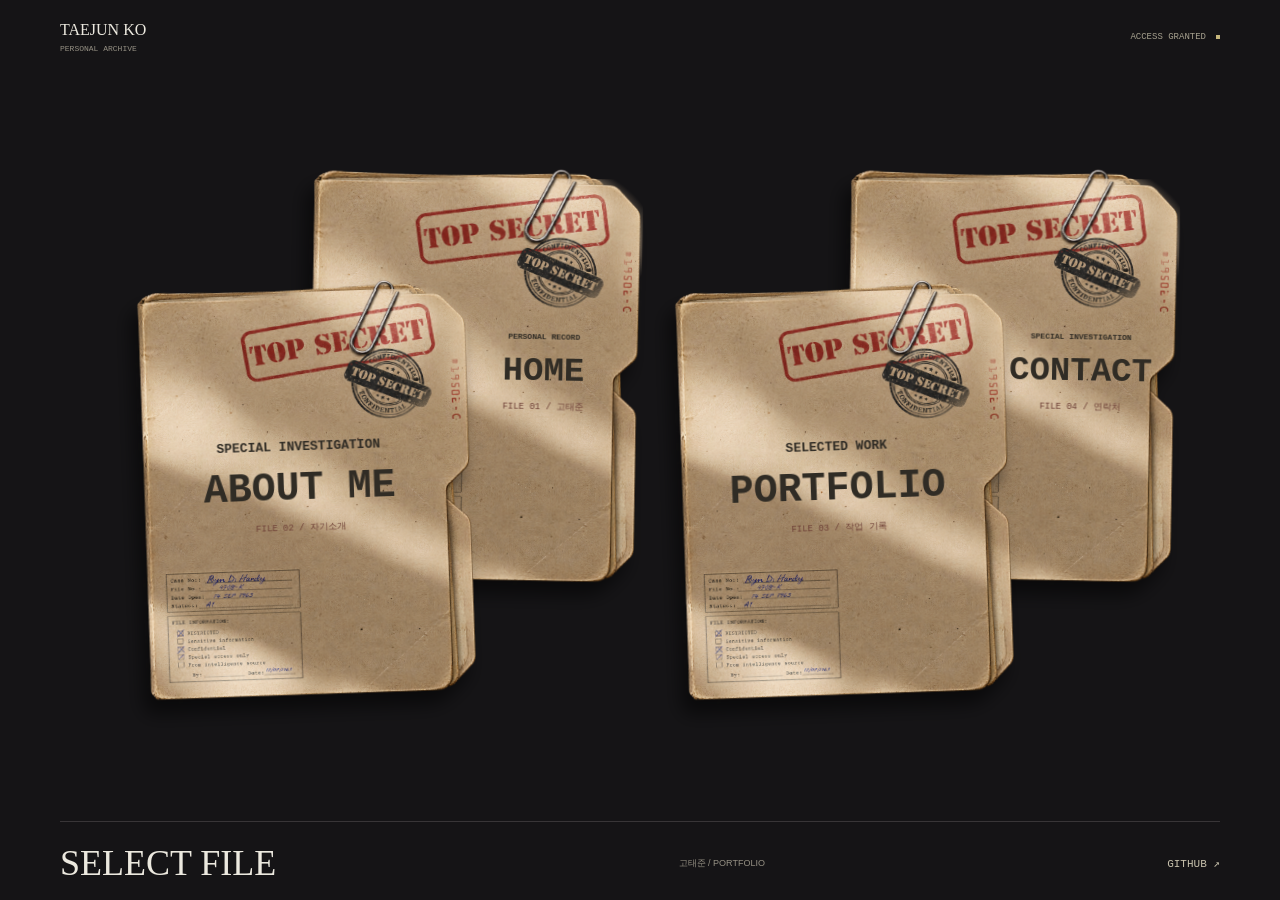
<file: index.html>
<!DOCTYPE html>
<html lang="ko">
<head>
  <meta charset="UTF-8">
  <meta name="viewport" content="width=device-width, initial-scale=1.0">
  <meta name="description" content="고태준의 서류철 포트폴리오">
  <title>고태준 | Select File</title>
  <link rel="stylesheet" href="style.css?v=10">
  <script src="script.js" defer></script>
</head>
<body>
  <section id="home" class="file-view" tabindex="-1" aria-labelledby="home-title">
    <div class="document">
      <header class="document-header"><span>PERSONAL ARCHIVE / FILE 01</span><a href="index.html#files" class="back-link">← 파일 선택</a></header>
      <div class="document-body">
        <div class="book-opening" aria-hidden="true"><div class="book-stage"><div class="book-right"></div><div class="book-left"><div class="book-inner"></div><div class="book-outer"><span>HOME</span></div></div></div></div>
        <aside class="document-index"><span class="case-label">PERSONAL ARCHIVE</span><span class="case-number">01</span><p>HOME</p><span class="subject-name">고태준 / TAEJUN KO</span><span class="security-stamp">PERSONAL<br>RECORD</span></aside>
        <article class="document-content"><p class="eyebrow">TAEJUN KO</p><h1 id="home-title">고태준의<br>개인 기록실</h1><p class="lead">배우고, 만들고, 기록하는 중.</p><p>인터넷활용 수업에서 시작한 개인 포트폴리오입니다. 자기소개와 작업 기록을 서류철에 담았습니다.</p><a class="document-link" href="portfolio.html">포트폴리오 열기 →</a></article>
      </div>
      <footer class="document-footer"><span>DOCUMENT / 001</span><span>END OF FILE</span></footer>
    </div>
  </section>

  <main id="files" class="archive" tabindex="-1">
    <header class="archive-header"><a href="index.html#files" class="archive-brand">TAEJUN KO<span>PERSONAL ARCHIVE</span></a><span class="archive-status">ACCESS GRANTED<span class="status-dot" aria-hidden="true"></span></span></header>
    <nav class="file-select" aria-label="포트폴리오 파일 선택">
      <div class="files">
        <div class="file-group">
          <a href="about.html" class="folder folder-front" aria-label="파일 02 자기소개 열기"><span class="folder-cover" aria-hidden="true"></span><span class="folder-caption"><small>SPECIAL INVESTIGATION</small><strong>ABOUT ME</strong><span>FILE 02 / 자기소개</span></span></a>
          <a href="index.html#home" class="folder folder-back folder-home" aria-label="파일 01 홈 열기"><span class="folder-cover" aria-hidden="true"></span><span class="folder-caption"><small>PERSONAL RECORD</small><strong>HOME</strong><span>FILE 01 / 고태준</span></span></a>
        </div>
        <div class="file-group">
          <a href="portfolio.html" class="folder folder-front" aria-label="파일 03 포트폴리오 열기"><span class="folder-cover" aria-hidden="true"></span><span class="folder-caption"><small>SELECTED WORK</small><strong>PORTFOLIO</strong><span>FILE 03 / 작업 기록</span></span></a>
          <a href="contact.html" class="folder folder-back" aria-label="파일 04 연락처 열기"><span class="folder-cover" aria-hidden="true"></span><span class="folder-caption"><small>SPECIAL INVESTIGATION</small><strong>CONTACT</strong><span>FILE 04 / 연락처</span></span></a>
        </div>
      </div>
    </nav>
    <footer class="archive-footer"><h1>SELECT FILE</h1><span class="archive-owner">고태준 / PORTFOLIO</span><a href="https://github.com/Taejun-Git/internet_utilize" target="_blank" rel="noopener noreferrer">GITHUB ↗</a></footer>
  </main>
</body>
</html>
</file>
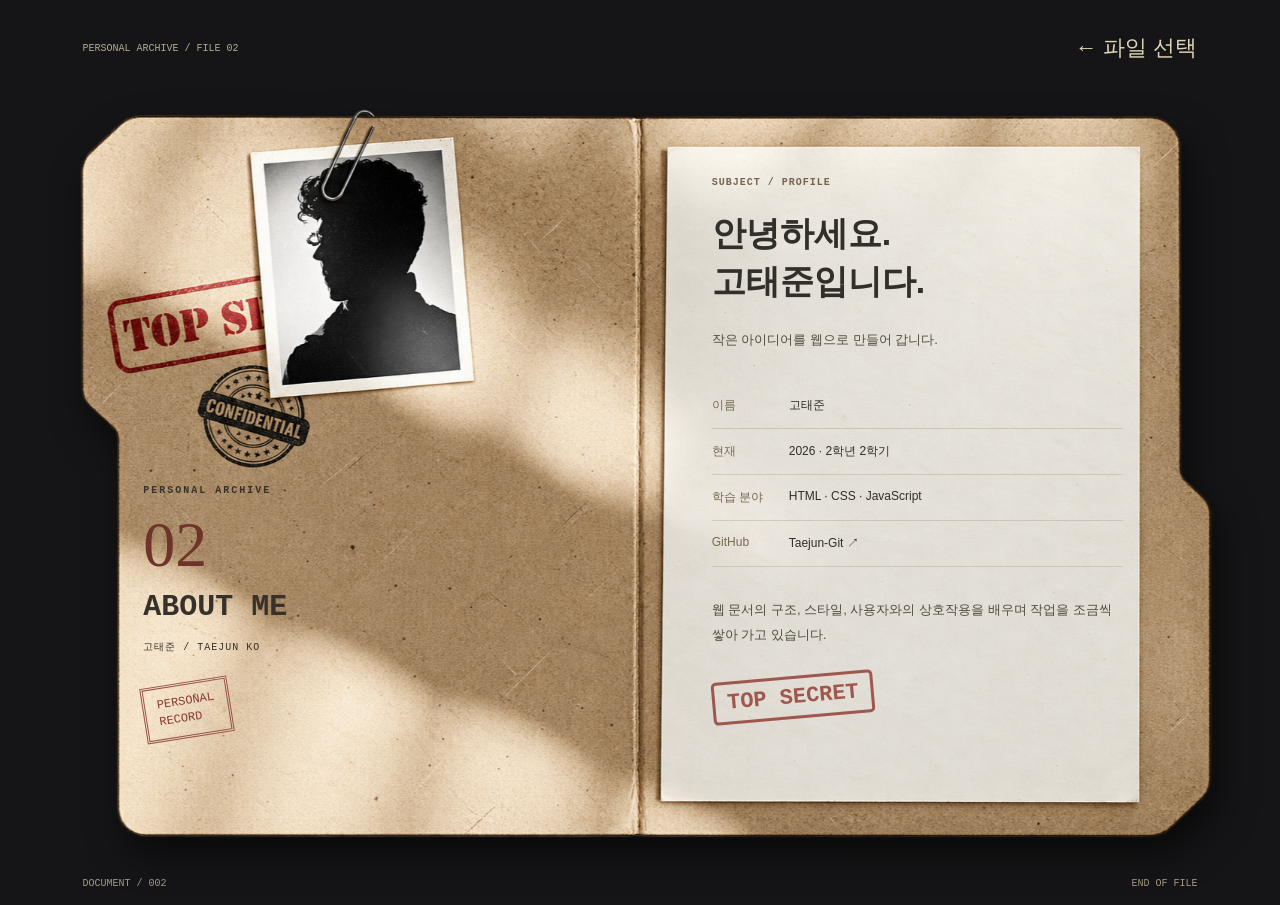
<file: about.html>
<!DOCTYPE html>
<html lang="ko">
<head>
  <meta charset="UTF-8">
  <meta name="viewport" content="width=device-width, initial-scale=1.0">
  <meta name="description" content="고태준의 서류철 포트폴리오">
  <title>고태준 | About Me</title>
  <link rel="stylesheet" href="style.css?v=10">
  <script src="script.js" defer></script>
</head>
<body>
  <section id="about" class="file-view is-open" tabindex="-1" aria-labelledby="about-title">
    <div class="document">
      <header class="document-header"><span>PERSONAL ARCHIVE / FILE 02</span><a href="index.html#files" class="back-link">← 파일 선택</a></header>
      <div class="document-body">
        <div class="book-opening" aria-hidden="true"><div class="book-stage"><div class="book-right"></div><div class="book-left"><div class="book-inner"></div><div class="book-outer"><span>ABOUT ME</span></div></div></div></div>
        <aside class="document-index"><span class="case-label">PERSONAL ARCHIVE</span><span class="case-number">02</span><p>ABOUT ME</p><span class="subject-name">고태준 / TAEJUN KO</span><span class="security-stamp">PERSONAL<br>RECORD</span></aside>
        <article class="document-content"><p class="eyebrow">SUBJECT / PROFILE</p><h1 id="about-title">안녕하세요.<br>고태준입니다.</h1><p class="lead">작은 아이디어를 웹으로 만들어 갑니다.</p><dl class="record-list"><div><dt>이름</dt><dd>고태준</dd></div><div><dt>현재</dt><dd>2026 · 2학년 2학기</dd></div><div><dt>학습 분야</dt><dd>HTML · CSS · JavaScript</dd></div><div><dt>GitHub</dt><dd><a href="https://github.com/Taejun-Git" target="_blank" rel="noopener noreferrer">Taejun-Git ↗</a></dd></div></dl><p>웹 문서의 구조, 스타일, 사용자와의 상호작용을 배우며 작업을 조금씩 쌓아 가고 있습니다.</p></article>
      </div>
      <footer class="document-footer"><span>DOCUMENT / 002</span><span>END OF FILE</span></footer>
    </div>
  </section>
</body>
</html>
</file>
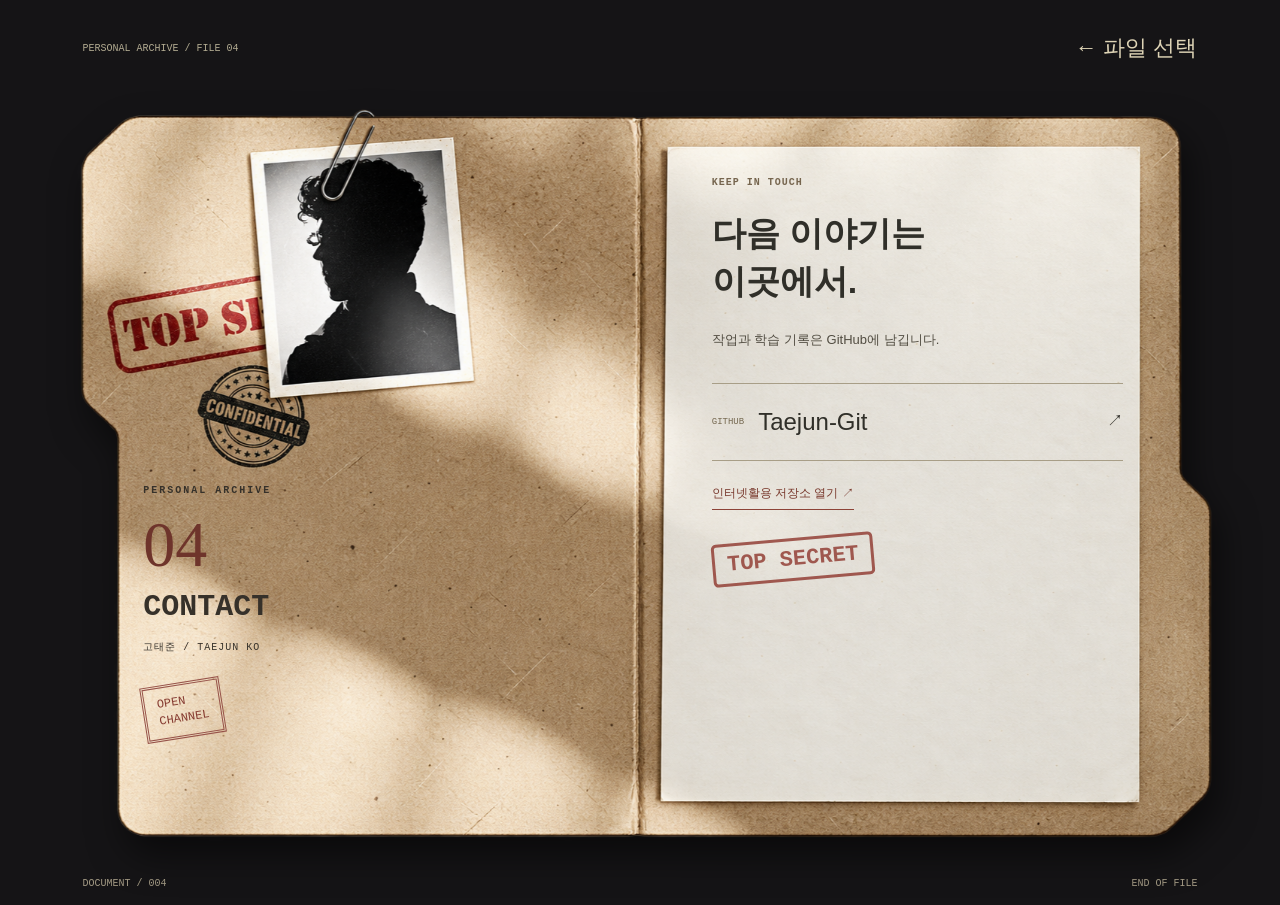
<file: contact.html>
<!DOCTYPE html>
<html lang="ko">
<head>
  <meta charset="UTF-8">
  <meta name="viewport" content="width=device-width, initial-scale=1.0">
  <meta name="description" content="고태준의 서류철 포트폴리오">
  <title>고태준 | Contact</title>
  <link rel="stylesheet" href="style.css?v=10">
  <script src="script.js" defer></script>
</head>
<body>
  <section id="contact" class="file-view is-open" tabindex="-1" aria-labelledby="contact-title">
    <div class="document">
      <header class="document-header"><span>PERSONAL ARCHIVE / FILE 04</span><a href="index.html#files" class="back-link">← 파일 선택</a></header>
      <div class="document-body">
        <div class="book-opening" aria-hidden="true"><div class="book-stage"><div class="book-right"></div><div class="book-left"><div class="book-inner"></div><div class="book-outer"><span>CONTACT</span></div></div></div></div>
        <aside class="document-index"><span class="case-label">PERSONAL ARCHIVE</span><span class="case-number">04</span><p>CONTACT</p><span class="subject-name">고태준 / TAEJUN KO</span><span class="security-stamp">OPEN<br>CHANNEL</span></aside>
        <article class="document-content"><p class="eyebrow">KEEP IN TOUCH</p><h1 id="contact-title">다음 이야기는<br>이곳에서.</h1><p class="lead">작업과 학습 기록은 GitHub에 남깁니다.</p><a class="contact-link" href="https://github.com/Taejun-Git" target="_blank" rel="noopener noreferrer"><span>GITHUB</span><strong>Taejun-Git</strong><span aria-hidden="true">↗</span></a><a class="document-link" href="https://github.com/Taejun-Git/internet_utilize" target="_blank" rel="noopener noreferrer">인터넷활용 저장소 열기 ↗</a></article>
      </div>
      <footer class="document-footer"><span>DOCUMENT / 004</span><span>END OF FILE</span></footer>
    </div>
  </section>
</body>
</html>
</file>
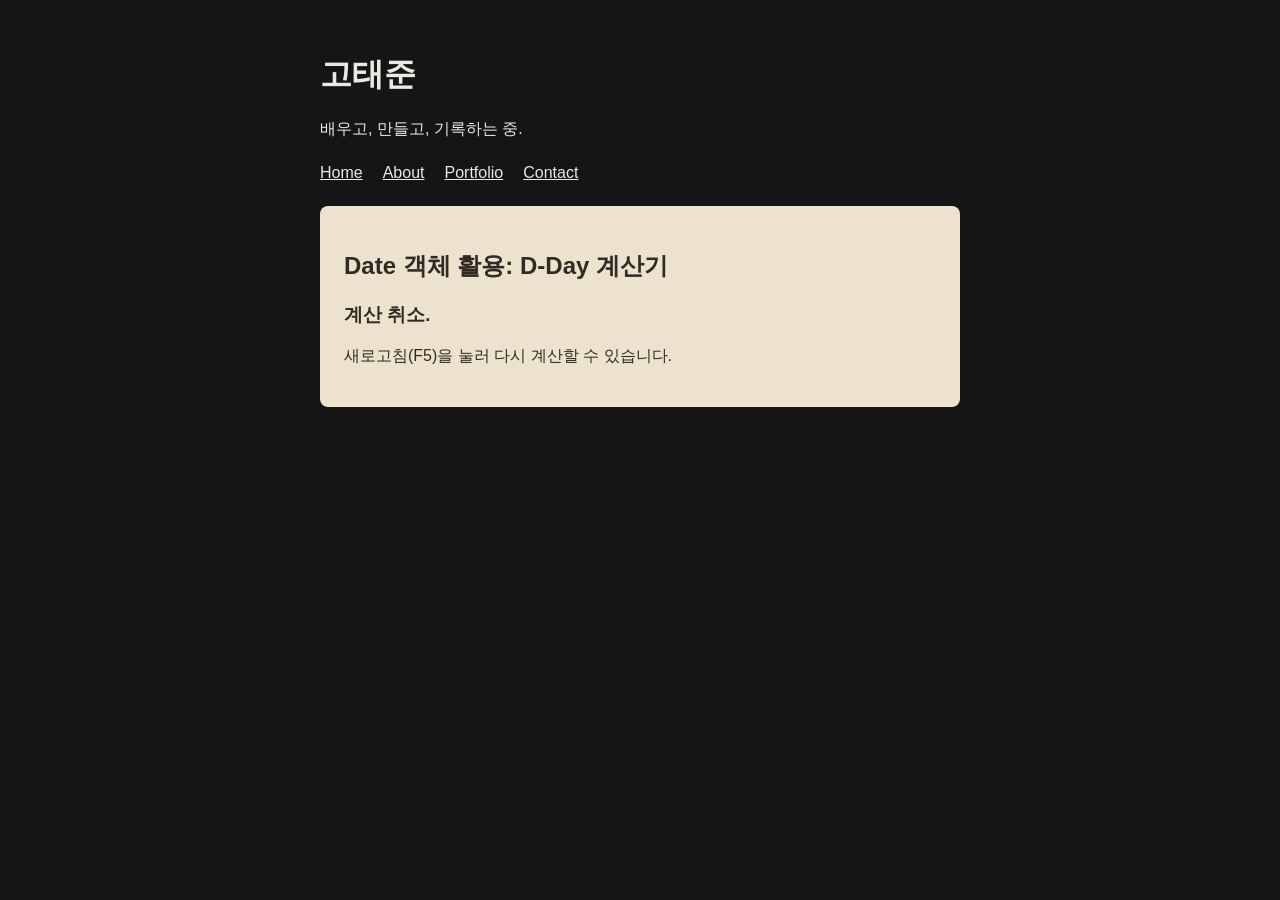
<file: dday.html>
<!DOCTYPE html>
<html lang="ko">
<head>
    <meta name="viewport" content="width=device-width, initial-scale=1.0">
    <title>D-Day 계산기 - 인터넷활용 실습</title>
    <link rel="stylesheet" href="style.css">
    <style>
        .dday-page { max-width: 680px; margin: 0 auto; padding: 32px 20px; }
        .dday-nav { display: flex; flex-wrap: wrap; gap: 20px; margin: 24px 0; }
        .dday-nav a { text-decoration: underline; }
        .dday-result { background: #ece2ce; color: #302c25; padding: 24px; border-radius: 8px; }
        .dday-page footer { margin-top: 24px; }
    </style>
</head>
<body class="dday-page">
<header>
    <h1>고태준</h1>
    <p class="subtitle">배우고, 만들고, 기록하는 중.</p>
</header>

<nav class="dday-nav" aria-label="포트폴리오 메뉴">
    <a href="index.html">Home</a>
    <a href="about.html">About</a>
    <a href="portfolio.html">Portfolio</a>
    <a href="contact.html">Contact</a>
</nav>

<main class="container">
    <section class="dday-result">
        <h2>Date 객체 활용: D-Day 계산기</h2>
        <script>
            // 오늘 날짜를 구하고 목표 날짜의 연, 월, 일을 입력받습니다.
            const now = new Date();
            const yearStr = prompt("목표 연도를 입력하세요 (예: 2026)", String(now.getFullYear()));
            const monthStr = yearStr?.trim() ? prompt("목표 월을 입력하세요 (1~12)", "12") : null;
            const dayStr = monthStr?.trim() ? prompt("목표 일을 입력하세요 (1~31)", "25") : null;

            if (!yearStr?.trim() || !monthStr?.trim() || !dayStr?.trim()) {
                document.write("<h3>계산 취소.</h3>");
            } else {
                const year = parseInt(yearStr, 10);
                const month = parseInt(monthStr, 10);
                const day = parseInt(dayStr, 10);

                // Date 객체의 월은 0부터 시작합니다.
                const targetDate = new Date(year, month - 1, day);
                const isValidDate = /^\d{4}$/.test(yearStr.trim())
                    && /^\d{1,2}$/.test(monthStr.trim())
                    && /^\d{1,2}$/.test(dayStr.trim())
                    && targetDate.getFullYear() === year
                    && targetDate.getMonth() === month - 1
                    && targetDate.getDate() === day;

                if (!isValidDate) {
                    document.write("<h3>올바른 날짜를 입력하세요.</h3>");
                } else {
                    const today = new Date(Date.UTC(now.getFullYear(), now.getMonth(), now.getDate()));
                    const target = new Date(Date.UTC(year, month - 1, day));
                    const diffMs = target.getTime() - today.getTime();
                    const diffDay = Math.ceil(diffMs / (1000 * 60 * 60 * 24));

                    document.write("<p>목표 날짜: " + targetDate.toLocaleDateString("ko-KR") + "</p>");
                    if (diffDay === 0) {
                        document.write("<h3>D-Day 입니다!</h3>");
                    } else if (diffDay > 0) {
                        document.write("<h3>D-" + diffDay + " (" + diffDay + "일 남았습니다.)</h3>");
                    } else {
                        const elapsedDays = Math.abs(diffDay);
                        document.write("<h3>D+" + elapsedDays + " (" + elapsedDays + "일 지났습니다.)</h3>");
                    }
                    document.write("<p>오늘 날짜: " + now.toLocaleDateString("ko-KR") + "</p>");
                }
            }

            document.write("<p>새로고침(F5)을 눌러 다시 계산할 수 있습니다.</p>");
        </script>
    </section>
</main>
</file>
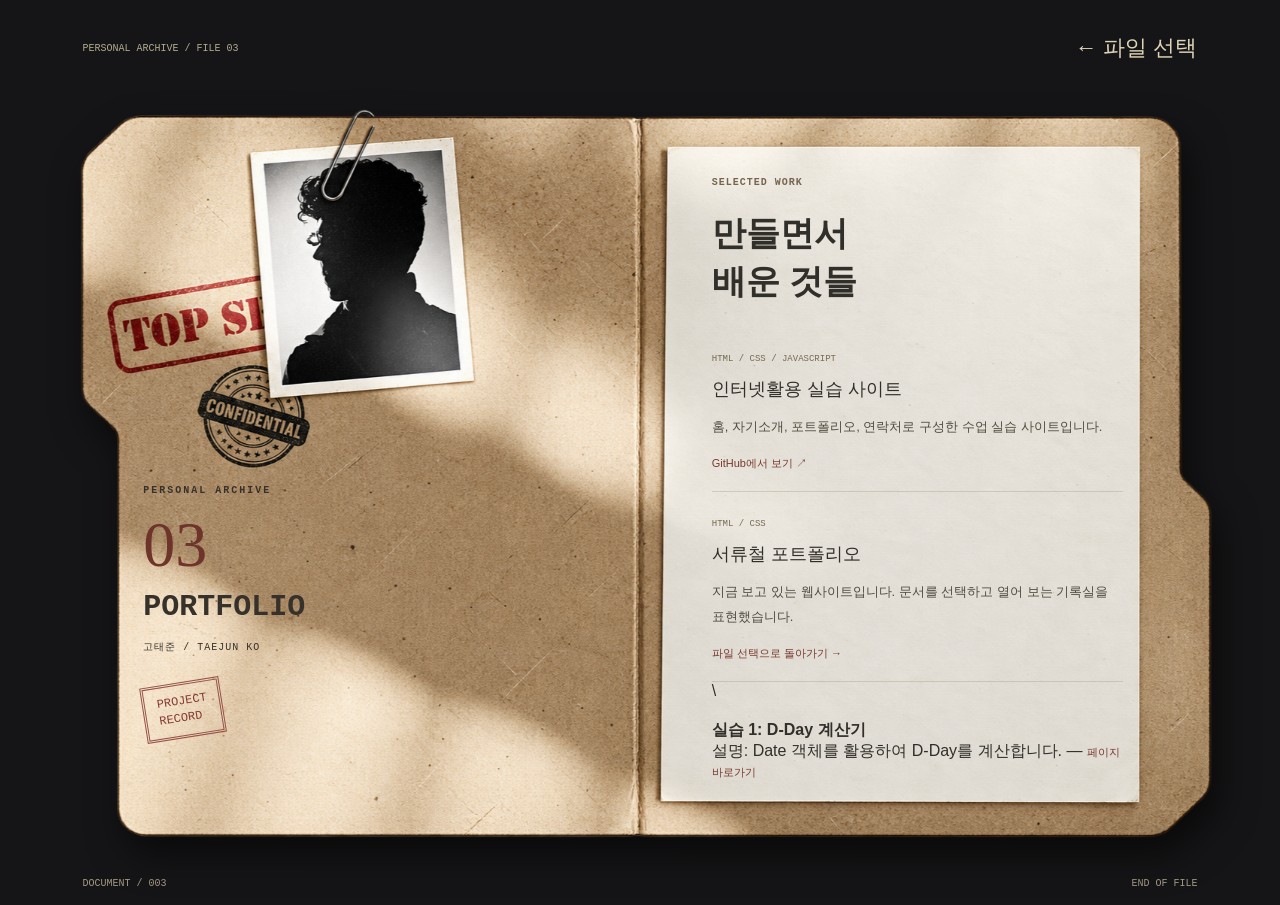
<file: portfolio.html>
<!DOCTYPE html>
<html lang="ko">
<head>
  <meta charset="UTF-8">
  <meta name="viewport" content="width=device-width, initial-scale=1.0">
  <meta name="description" content="고태준의 서류철 포트폴리오">
  <title>고태준 | Portfolio</title>
  <link rel="stylesheet" href="style.css?v=10">
  <script src="script.js" defer></script>
</head>
<body>
  <section id="portfolio" class="file-view is-open" tabindex="-1" aria-labelledby="portfolio-title">
    <div class="document">
      <header class="document-header"><span>PERSONAL ARCHIVE / FILE 03</span><a href="index.html#files" class="back-link">← 파일 선택</a></header>
      <div class="document-body">
        <div class="book-opening" aria-hidden="true"><div class="book-stage"><div class="book-right"></div><div class="book-left"><div class="book-inner"></div><div class="book-outer"><span>PORTFOLIO</span></div></div></div></div>
        <aside class="document-index"><span class="case-label">PERSONAL ARCHIVE</span><span class="case-number">03</span><p>PORTFOLIO</p><span class="subject-name">고태준 / TAEJUN KO</span><span class="security-stamp">PROJECT<br>RECORD</span></aside>
        <article class="document-content"><p class="eyebrow">SELECTED WORK</p><h1 id="portfolio-title">만들면서<br>배운 것들</h1>
          <ol class="work-list">
            <li><span>HTML / CSS / JAVASCRIPT</span><h2>인터넷활용 실습 사이트</h2><p>홈, 자기소개, 포트폴리오, 연락처로 구성한 수업 실습 사이트입니다.</p><a href="https://github.com/Taejun-Git/internet_utilize" target="_blank" rel="noopener noreferrer">GitHub에서 보기 ↗</a></li>
            <li><span>HTML / CSS</span><h2>서류철 포트폴리오</h2><p>지금 보고 있는 웹사이트입니다. 문서를 선택하고 열어 보는 기록실을 표현했습니다.</p><a href="index.html#files">파일 선택으로 돌아가기 →</a></li>\
            <li><strong>실습 1: D-Day 계산기</strong><br>설명: Date 객체를 활용하여 D-Day를 계산합니다. — <a href="dday.html">페이지 바로가기</a></li>
            <li><strong>실습 2: 랜덤 뽑기</strong><br>설명: String, Array, Math 객체를 조합한 랜덤 뽑기입니다. — <a href="random.html">페이지 바로가기</a></li>
          </ol></article>
      </div>
      <footer class="document-footer"><span>DOCUMENT / 003</span><span>END OF FILE</span></footer>
    </div>
  </section>
</body>
</html>
</file>
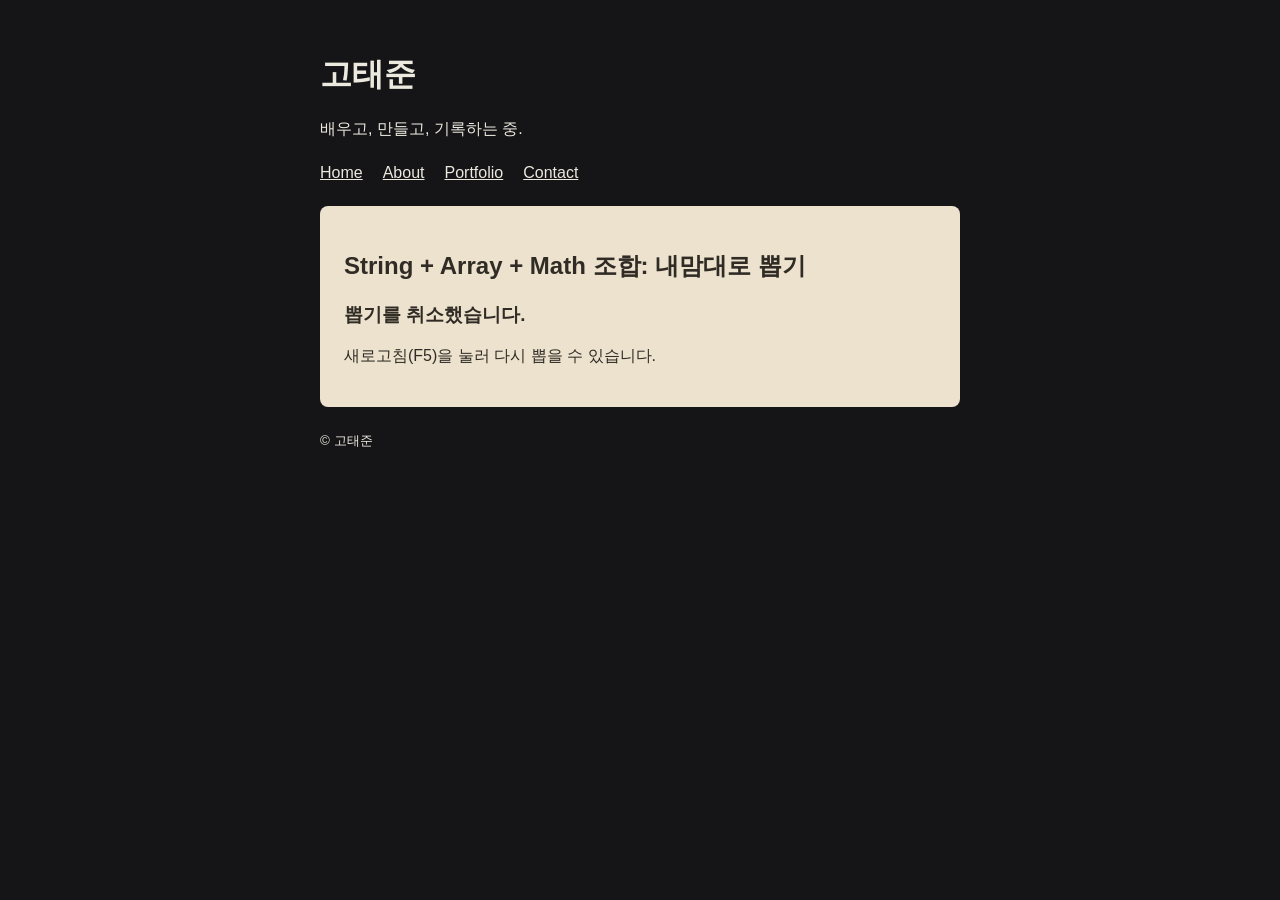
<file: random.html>
<!DOCTYPE html>
<html lang="ko">
<head>
    <meta charset="UTF-8">
    <meta name="viewport" content="width=device-width, initial-scale=1.0">
    <title>내맘대로 랜덤 뽑기 - 인터넷활용 실습</title>
    <link rel="stylesheet" href="style.css">
    <style>
        .random-page { max-width: 680px; margin: 0 auto; padding: 32px 20px; }
        .random-nav { display: flex; flex-wrap: wrap; gap: 20px; margin: 24px 0; }
        .random-nav a { text-decoration: underline; }
        .random-result {
            background: #ece2ce;
            color: #302c25;
            padding: 24px;
            border-radius: 8px;
            overflow-wrap: anywhere;
        }
        .random-choice { font-size: 2rem; font-weight: bold; color: #79392d; }
        .random-page footer { margin-top: 24px; }
    </style>
</head>
<body class="random-page">
<header>
    <h1>고태준</h1>
    <p class="subtitle">배우고, 만들고, 기록하는 중.</p>
</header>

<nav class="random-nav" aria-label="포트폴리오 메뉴">
    <a href="index.html">Home</a>
    <a href="about.html">About</a>
    <a href="portfolio.html">Portfolio</a>
    <a href="contact.html">Contact</a>
</nav>

<main class="container">
    <section class="random-result">
        <h2>String + Array + Math 조합: 내맘대로 뽑기</h2>
        <script>
            // 쉼표로 구분한 항목을 한 번 입력받습니다.
            const defaultList = "제육볶음,돈까스,순대국,김치찌개,햄버거,초밥,파스타,샐러드,떡볶이,마라탕,사과,바나나,딸기,수박";
            const inputString = prompt("항목을 쉼표(,)로 구분하여 입력하세요.", defaultList);

            if (!inputString || !inputString.trim()) {
                document.write("<h3>뽑기를 취소했습니다.</h3>");
            } else {
                // 문자열을 배열로 나누고 양쪽 공백과 빈 항목을 제거합니다.
                const items = inputString.split(",")
                    .map((item) => item.trim())
                    .filter((item) => item !== "");

                if (items.length === 0) {
                    document.write("<h3>항목을 한 개 이상 입력하세요.</h3>");
                } else {
                    const index = Math.floor(Math.random() * items.length);
                    const choice = items[index];

                    // 입력한 글자가 HTML 태그로 해석되지 않도록 변환합니다.
                    function escapeHtml(text) {
                        return text.replaceAll("&", "&amp;")
                            .replaceAll("<", "&lt;")
                            .replaceAll(">", "&gt;");
                    }

                    document.write("<h3>입력한 항목 (총 " + items.length + "개)</h3>");
                    document.write("<p>" + escapeHtml(items.join(", ")) + "</p>");
                    document.write("<hr>");
                    document.write("<h3>당신의 선택은...</h3>");
                    document.write('<p class="random-choice">' + escapeHtml(choice) + "!</p>");
                }
            }

            document.write("<p>새로고침(F5)을 눌러 다시 뽑을 수 있습니다.</p>");
        </script>
    </section>
</main>

<footer>
    <small>&copy; 고태준</small>
</footer>
</body>
</html>
</file>
<file: style.css>
/* Theme */
:root { --background:#151416; --paper:#76745d; --gold:#c5b67b; --text:#ece9df; --muted:#969184; --red:#a83c38; }
* { box-sizing:border-box; }
html { min-height:100%; scroll-behavior:smooth; }
body { margin:0; min-width:320px; color:var(--text); background:var(--background); font-family:Arial,'Malgun Gothic',sans-serif; letter-spacing:0; }
a { color:inherit; text-decoration:none; -webkit-tap-highlight-color:transparent; }
a:focus-visible { outline:2px solid var(--gold); outline-offset:6px; }

/* File selection */
.archive { width:min(1160px,calc(100% - 72px)); min-height:100svh; margin:auto; display:flex; flex-direction:column; padding:30px 0 28px; }
.archive-header,.archive-footer { display:flex; align-items:center; justify-content:space-between; gap:20px; }
.archive-header { min-height:42px; }
.archive-brand { font:16px Georgia,serif; }
.archive-brand span { display:block; margin-top:5px; color:var(--muted); font:8px 'Courier New',monospace; }
.archive-status { display:flex; align-items:center; gap:10px; color:#a6a18f; font:9px 'Courier New',monospace; }
.status-dot { width:4px; height:4px; background:#c5b67b; }
.file-select { flex:1; display:grid; place-items:center; padding:55px 0 45px; min-height:600px; }
.files { width:min(1000px,100%); display:grid; grid-template-columns:repeat(2,minmax(0,1fr)); gap:75px; }
.file-group { height:490px; position:relative; isolation:isolate; }
.folder { width:72%; aspect-ratio:4/5; position:absolute; display:block; outline:none; transition:transform .22s,filter .22s; filter:drop-shadow(-8px 14px 9px #0008); }
.folder-front { left:0; bottom:0; transform:rotate(-2deg); z-index:2; }
.folder-back { right:-8%; top:-42px; transform:rotate(1deg); z-index:1; }
.folder:hover,.folder:focus-visible { z-index:3; transform:translateY(-16px) rotate(0); filter:drop-shadow(-12px 22px 14px #000b); }
.folder:focus-visible { outline:none; }
.folder-cover { position:absolute; inset:0; background:url('images/secret-folder.png') center / 100% 100% no-repeat; }
.folder-cover::after { content:''; position:absolute; inset:0; background:inherit; transform:scale(1.22); transform-origin:61% 18%; clip-path:inset(5% 7% 66% 13%); mask-image:radial-gradient(ellipse 35% 17% at 61% 17%,#000 72%,transparent 100%); pointer-events:none; }
.folder-caption { position:absolute; top:37%; left:8%; right:12%; display:flex; flex-direction:column; gap:9px; color:#302c25; text-align:center; transition:left .22s,right .22s,top .22s; }
.folder-caption small { font:700 13px 'Courier New',monospace; line-height:1.5; }
.folder-caption strong { font:700 40px 'Courier New',monospace; line-height:1.15; overflow-wrap:anywhere; }
.folder-caption>span { font:9px 'Courier New','Malgun Gothic',monospace; color:#6e4037; }
/* The rear file's title sits in its exposed strip rather than behind the front file. */
.folder-back .folder-caption { top:39%; left:49%; right:7%; gap:9px; }
.folder-back .folder-caption strong { font-size:34px; }
.folder-back .folder-caption small { font-size:8px; }
.folder-back .folder-caption>span { font-size:9px; line-height:1.6; }
@media (min-width:601px) {
  .folder-back:is(:hover,:focus-visible) .folder-caption { top:37%; left:8%; right:12%; }
  .folder-back:is(:hover,:focus-visible) .folder-caption strong { font-size:40px; }
  .folder-back:is(:hover,:focus-visible) .folder-caption small { font-size:13px; }
}
.folder:hover .folder-cover,.folder:focus-visible .folder-cover { filter:brightness(1.08); }
.folder:focus-visible { outline:1px dashed #d8bc84; outline-offset:6px; }
.archive-footer { border-top:1px solid #383537; padding-top:20px; }
.archive-footer h1 { margin:0; font:400 40px Georgia,'Times New Roman',serif; }
.archive-owner { font-size:9px; color:var(--muted); }
.archive-footer>a { font:11px 'Courier New',monospace; color:#c8c2ad; }
.archive-footer>a:hover { color:#eee4c8; }

/* Separate document pages; the home document opens at index.html#home. */
.file-view { display:none; min-height:100svh; padding:28px 30px; }
.file-view:is(:target,.is-open) { display:grid; place-items:center; }
.file-view:is(:target,.is-open) ~ .archive { display:none; }
.document { width:min(1160px,100%); }
.document-header,.document-footer { display:flex; justify-content:space-between; align-items:center; gap:16px; padding:16px 20px; font:10px 'Courier New',monospace; color:#b2ab91; }
.document-header { margin-bottom:8px; }
.back-link { color:#ded4b6; padding:5px 0; font:22px Arial,'Malgun Gothic',sans-serif; }
.back-link:hover { color:white; }
.document-body { position:relative; aspect-ratio:3 / 2; background:url('images/open-folder.png') center / contain no-repeat; filter:drop-shadow(8px 18px 18px #0008); perspective:1800px; }
.book-opening { position:absolute; inset:0; z-index:4; background:var(--background); perspective:1800px; pointer-events:none; visibility:hidden; }
.book-stage { position:absolute; inset:0; transform-style:preserve-3d; }
.book-right,.book-left { position:absolute; top:0; bottom:0; width:50%; }
.book-right { right:0; background:url('images/open-folder.png') right center / 200% 100% no-repeat; }
.book-left { left:0; transform-origin:right center; transform-style:preserve-3d; }
.book-inner,.book-outer { position:absolute; inset:0; backface-visibility:hidden; }
.book-inner { background:url('images/open-folder.png') left center / 200% 100% no-repeat; }
.book-outer { background:url('images/secret-folder.png') center / 100% 100% no-repeat; transform:rotateY(180deg) translateZ(.2px); }
.book-outer>span { position:absolute; top:42%; left:8%; right:12%; color:#302c25; text-align:center; font:700 clamp(20px,3vw,40px) 'Courier New',monospace; }
.file-view:is(:target,.is-open) .book-opening { animation:book-visible 1.6s linear both; }
.file-view:is(:target,.is-open) .book-stage { animation:book-position 1.6s cubic-bezier(.42,0,.2,1) both; }
.file-view:is(:target,.is-open) .book-left { animation:book-unfold 1.6s cubic-bezier(.42,0,.2,1) both; }
.file-view:is(:target,.is-open) .document-content,.file-view:is(:target,.is-open) .document-index { animation:document-appear .35s 1.3s ease-out both; }
@keyframes book-visible { 0%,90% { visibility:visible; opacity:1; } 100% { visibility:hidden; opacity:0; } }
@keyframes book-position { 0%,10% { transform:translateX(-25%); } 90%,100% { transform:translateX(0); } }
@keyframes book-unfold { 0%,10% { transform:rotateY(180deg); } 90%,100% { transform:rotateY(0deg); } }
@keyframes document-appear { from { opacity:0; } to { opacity:1; } }
.document-index { position:absolute; top:51%; left:7%; right:55%; bottom:7%; color:#36312a; display:flex; flex-direction:column; align-items:flex-start; }
.document-index .case-label { font:700 10px 'Courier New',monospace; letter-spacing:2px; }
.document-index .case-number { margin-top:12px; font:64px Georgia,serif; color:#6e342b; }
.document-index>p { margin:8px 0 16px; font:700 30px 'Courier New',monospace; }
.subject-name { font:10px 'Courier New','Malgun Gothic',monospace; letter-spacing:1px; }
.security-stamp { display:inline-block; margin-top:28px; padding:8px 12px; color:#853a30; border:3px double #965249; font:12px 'Courier New',monospace; line-height:1.4; transform:rotate(-9deg); }
.document-content { position:absolute; top:9%; bottom:10%; left:55%; right:7%; padding:16px 14px 28px; color:#302f29; overflow-y:auto; overscroll-behavior:contain; scrollbar-width:thin; scrollbar-color:#9b8a6b #ded7c7; }
.document-content::after { content:'TOP SECRET'; display:block; width:max-content; max-width:100%; margin-top:28px; padding:6px 12px; border:3px solid #934037; border-radius:5px; color:#934037; font:700 22px 'Courier New',monospace; transform:rotate(-5deg); opacity:.85; }
.eyebrow { margin:0 0 22px; color:#76654e; font:700 10px 'Courier New',monospace; letter-spacing:1px; }
.document-content h1 { margin:0 0 22px; font-size:34px; line-height:1.4; font-weight:600; overflow-wrap:anywhere; }
.document-content p:not(.eyebrow) { font-size:13px; line-height:1.95; color:#514c41; }
.document-content .lead { font-size:15px; margin-bottom:26px; color:#342e23; }
.document-link { display:inline-block; margin-top:24px; border-bottom:1px solid #8d4337; padding-bottom:7px; font-size:12px; color:#79392d; }
.document-link:hover { color:#381d17; }
.document-footer { color:#a49b85; }
.record-list { margin:30px 0; }
.record-list>div { display:grid; grid-template-columns:65px minmax(0,1fr); gap:12px; padding:14px 0; border-bottom:1px solid #a89e8760; font-size:12px; }
.record-list dt { color:#766951; }
.record-list dd { margin:0; color:#302e27; overflow-wrap:anywhere; }
.record-list a:hover { text-decoration:underline; }
.work-list { list-style:none; padding:0; margin:0; }
.work-list li { padding:20px 0; border-bottom:1px solid #a89e8760; }
.work-list li>span { color:#766951; font:9px 'Courier New',monospace; }
.work-list h2 { font-size:18px; font-weight:500; margin:12px 0; }
.work-list a { color:#79392d; font-size:11px; }
.work-list a:hover { text-decoration:underline; }
.contact-link { display:flex; flex-wrap:wrap; align-items:center; gap:14px; border-top:1px solid #a89e87; border-bottom:1px solid #a89e87; padding:24px 0; margin-top:30px; }
.contact-link>span:first-child { font:9px 'Courier New',monospace; color:#766951; }
.contact-link strong { font-size:24px; font-weight:400; }
.contact-link>span:last-child { margin-left:auto; }
.contact-link:hover strong { color:#79392d; }
@media (max-width:1000px) and (min-width:601px) {
  .document-index .case-label { font-size:8px; letter-spacing:1px; }
  .document-index .case-number { font-size:38px; margin-top:6px; }
  .document-index>p { font-size:24px; margin:4px 0 10px; }
  .document-index .security-stamp { margin-top:16px; font-size:9px; padding:5px 9px; }
  .document-content { padding:12px 8px 22px; }
  .document-content h1 { font-size:24px; margin-bottom:16px; }
  .document-content .eyebrow { margin-bottom:14px; font-size:9px; }
  .document-content .lead { font-size:13px; }
  .record-list>div { grid-template-columns:52px minmax(0,1fr); gap:8px; font-size:11px; }
}
@media (max-width:900px) and (min-width:601px) {
  .files { gap:35px; } .file-group { height:400px; } .file-select { min-height:505px; } .folder-caption strong { font-size:28px; } .folder-caption small { font-size:8px; } .folder-back .folder-caption strong { font-size:24px; }
  .folder-back:is(:hover,:focus-visible) .folder-caption strong { font-size:28px; }
  .folder-back:is(:hover,:focus-visible) .folder-caption small { font-size:8px; }
}
@media (max-width:600px) {
  .archive { width:calc(100% - 40px); padding:25px 0; } .archive-brand { font-size:13px; } .archive-status { font-size:7px; gap:6px; }
  .file-select { padding:45px 0 30px; min-height:0; } .files { grid-template-columns:repeat(2,minmax(0,1fr)); gap:30px 17px; padding:0 4px; } .file-group { display:contents; }
  .folder { position:relative; inset:auto; width:100%; } .folder-back { transform:rotate(2deg); } .folder-front { transform:rotate(-2deg); }
  .folder-home { grid-column:1; grid-row:1; } .folder[href="about.html"] { grid-column:2; grid-row:1; } .folder[href="contact.html"] { grid-column:1; grid-row:2; } .folder[href="portfolio.html"] { grid-column:2; grid-row:2; }
  .folder-caption,.folder-back .folder-caption { top:37%; left:6%; right:10%; gap:5px; } .folder-caption small,.folder-back .folder-caption small { font-size:6px; } .folder-caption strong,.folder-back .folder-caption strong { font-size:20px; } .folder-caption>span,.folder-back .folder-caption>span { font-size:7px; }
  .archive-footer { flex-wrap:wrap; gap:15px; padding-top:20px; } .archive-footer h1 { font-size:29px; flex-basis:100%; } .archive-owner { font-size:8px; } .archive-footer>a { font-size:9px; }
  .file-view { padding:18px 12px; } .document-header,.document-footer { padding:12px 6px; font-size:8px; } .back-link { font-size:11px; } .document-body { display:block; aspect-ratio:auto; background:none; min-height:0; filter:none; }
  .book-opening { bottom:auto; height:460px; }
  .document-index { position:relative; inset:auto; min-height:460px; padding:270px 10% 30px 18%; background:url('images/open-folder.png') left top / 210% 100% no-repeat; border-radius:16px 5px 5px 16px; }
  .document-index .case-number { font-size:38px; margin-top:4px; } .document-index>p { font-size:25px; margin:4px 0 12px; } .document-index .security-stamp { display:none; }
  .document-content { position:relative; inset:auto; overflow:visible; margin:0 5px 0 12px; padding:34px 25px 38px; background:#e9e4d6; border:8px solid #b3a085; box-shadow:4px 8px 16px #0005; } .document-content h1 { font-size:29px; } .document-content .lead { font-size:13px; } .document-content p:not(.eyebrow) { font-size:12px; } .record-list>div { grid-template-columns:65px minmax(0,1fr); font-size:11px; }
  .contact-link { gap:12px; } .contact-link strong { font-size:22px; }
}
@media (prefers-reduced-motion:reduce) { html { scroll-behavior:auto; } *,*::before,*::after { transition:none!important; animation:none!important; } }

@media (min-width: 601px) {
  /* 파일 선택 화면 */
  .archive {
    height: 100dvh;
    min-height: 0;
    padding: 16px 0;
  }

  .file-select {
    min-height: 0;
    padding: 45px 0 15px;
  }

  .files {
    width: min(1000px, 100%, calc((100dvh - 200px) * 2));
  }

  .file-group {
    height: min(490px, calc(100dvh - 200px));
  }

  .archive-footer h1 {
    font-size: clamp(24px, 4vh, 40px);
  }

  /* 펼친 서류철 화면 */
  .file-view {
    height: 100dvh;
    min-height: 0;
    padding: 12px 30px;
  }

  .document {
    width: min(1160px, 100%, calc((100dvh - 130px) * 1.5));
  }

  .document-content {
    overflow-y: auto;
  }
}
</file>
